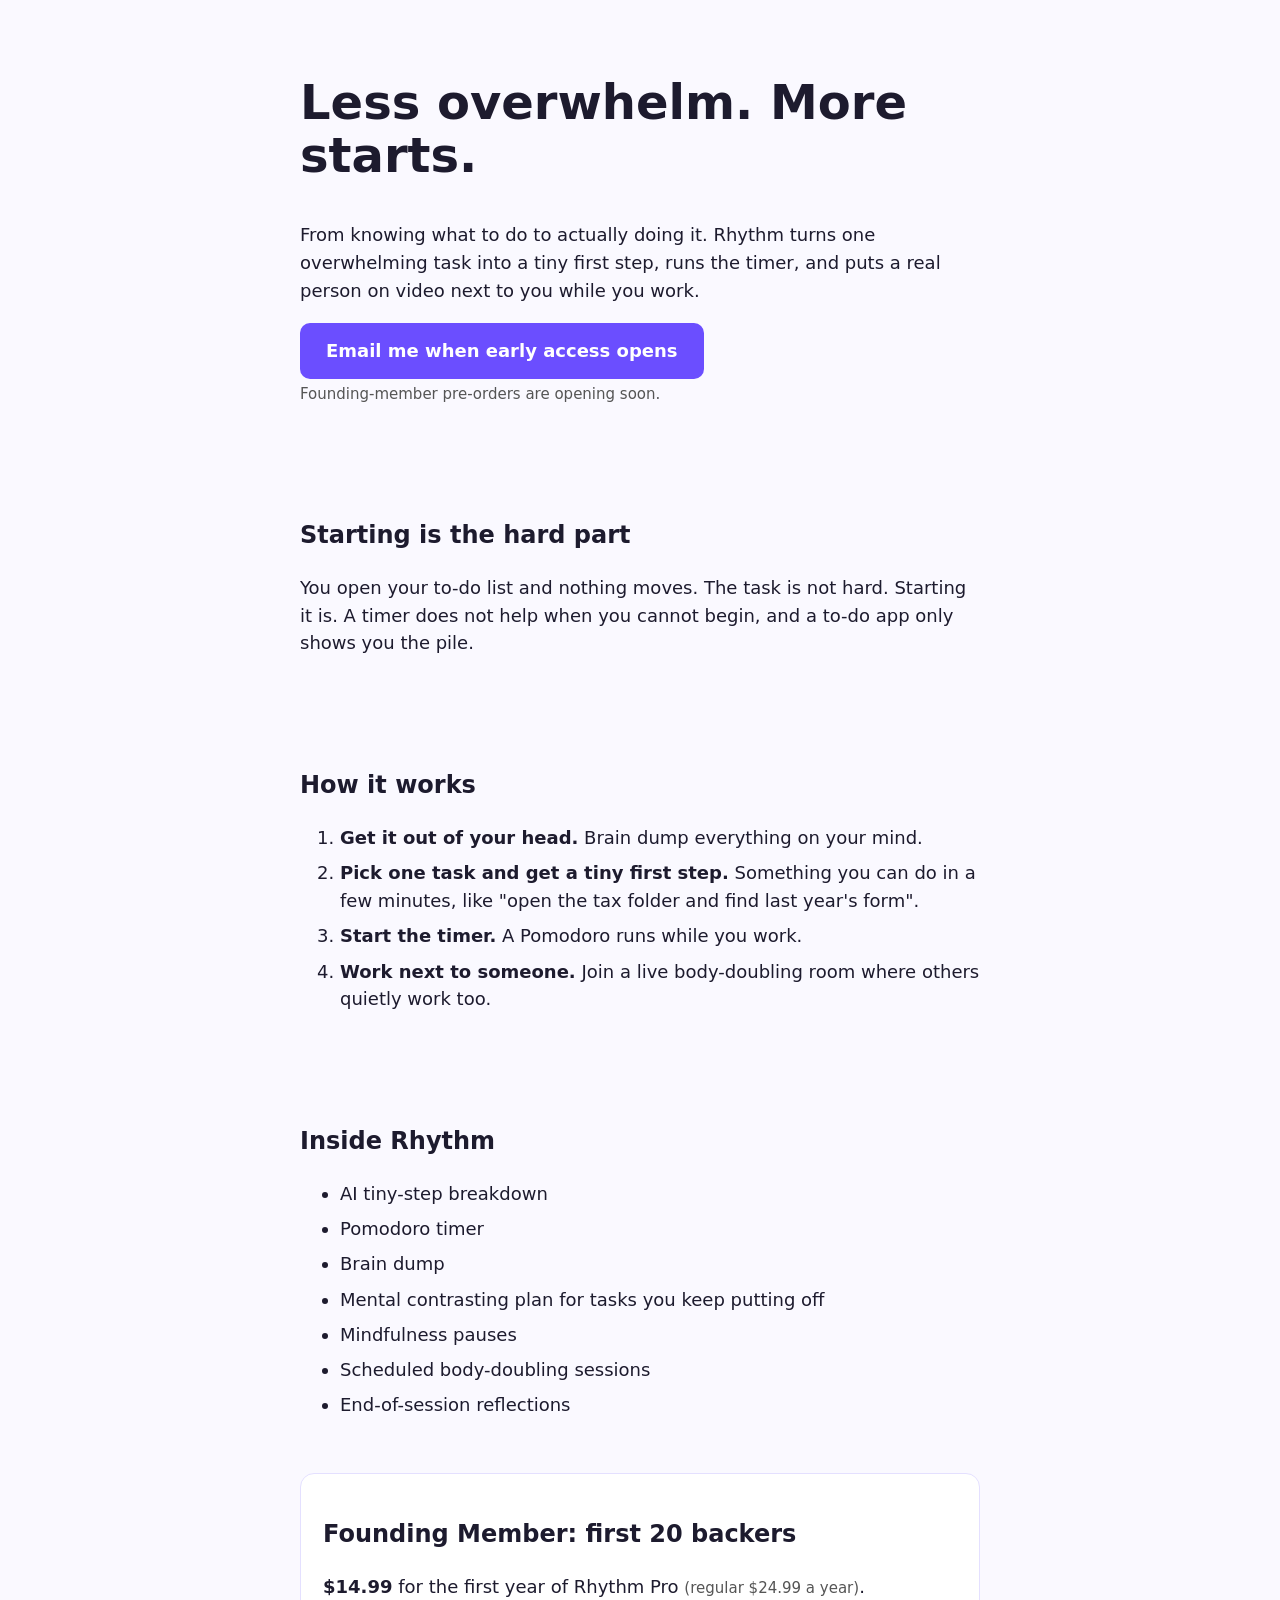
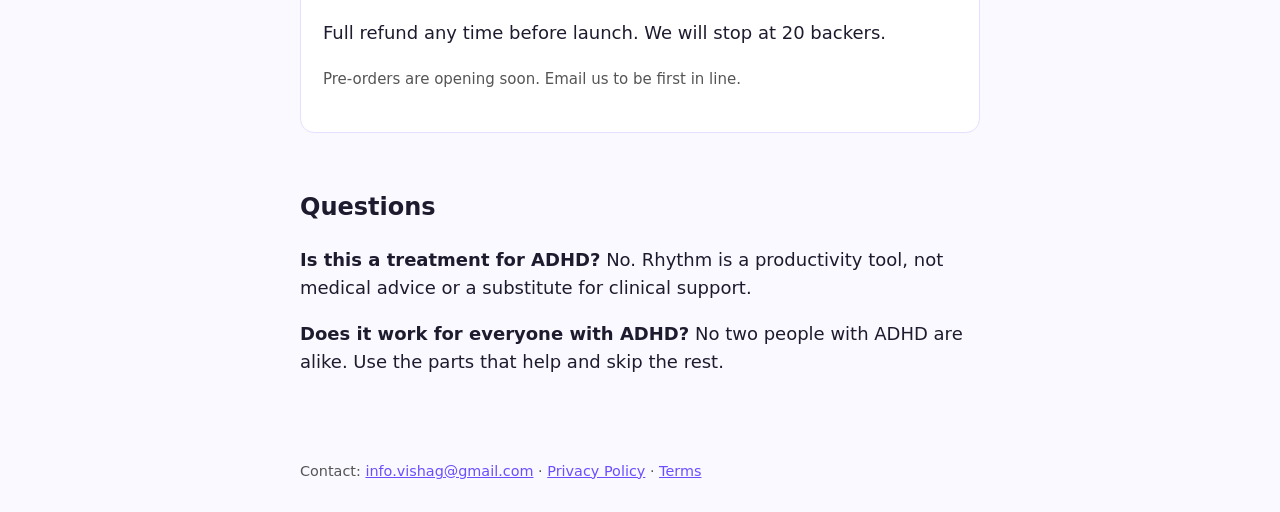
<file: index.html>
<!doctype html><html lang="en"><head><meta charset="utf-8"><meta name="viewport" content="width=device-width,initial-scale=1">
<title>Rhythm: less overwhelm, more starts</title>
<meta name="description" content="Rhythm cuts one overwhelming task into a tiny first step, runs your focus timer, and pairs you with others for live co-working.">
<link rel="stylesheet" href="style.css"></head><body><main>
<section><h1>Less overwhelm. More starts.</h1>
<p>From knowing what to do to actually doing it. Rhythm turns one overwhelming task into a tiny first step, runs the timer, and puts a real person on video next to you while you work.</p>
<p><a class="btn" href="mailto:info.vishag@gmail.com?subject=Rhythm%20early%20access">Email me when early access opens</a><br><small>Founding-member pre-orders are opening soon.</small></p></section>
<section><h2>Starting is the hard part</h2><p>You open your to-do list and nothing moves. The task is not hard. Starting it is. A timer does not help when you cannot begin, and a to-do app only shows you the pile.</p></section>
<section><h2>How it works</h2><ol><li><b>Get it out of your head.</b> Brain dump everything on your mind.</li><li><b>Pick one task and get a tiny first step.</b> Something you can do in a few minutes, like "open the tax folder and find last year's form".</li><li><b>Start the timer.</b> A Pomodoro runs while you work.</li><li><b>Work next to someone.</b> Join a live body-doubling room where others quietly work too.</li></ol></section>
<section><h2>Inside Rhythm</h2><ul><li>AI tiny-step breakdown</li><li>Pomodoro timer</li><li>Brain dump</li><li>Mental contrasting plan for tasks you keep putting off</li><li>Mindfulness pauses</li><li>Scheduled body-doubling sessions</li><li>End-of-session reflections</li></ul></section>
<section class="card"><h2>Founding Member: first 20 backers</h2><p><b>$14.99</b> for the first year of Rhythm Pro <small>(regular $24.99 a year)</small>.</p><p>Full refund any time before launch. We will stop at 20 backers.</p><p><small>Pre-orders are opening soon. Email us to be first in line.</small></p></section>
<section><h2>Questions</h2><p><b>Is this a treatment for ADHD?</b> No. Rhythm is a productivity tool, not medical advice or a substitute for clinical support.</p><p><b>Does it work for everyone with ADHD?</b> No two people with ADHD are alike. Use the parts that help and skip the rest.</p></section>
<footer>Contact: <a href="mailto:info.vishag@gmail.com">info.vishag@gmail.com</a> &middot; <a href="privacy.html">Privacy Policy</a> &middot; <a href="terms.html">Terms</a></footer></main></body></html>
</file>
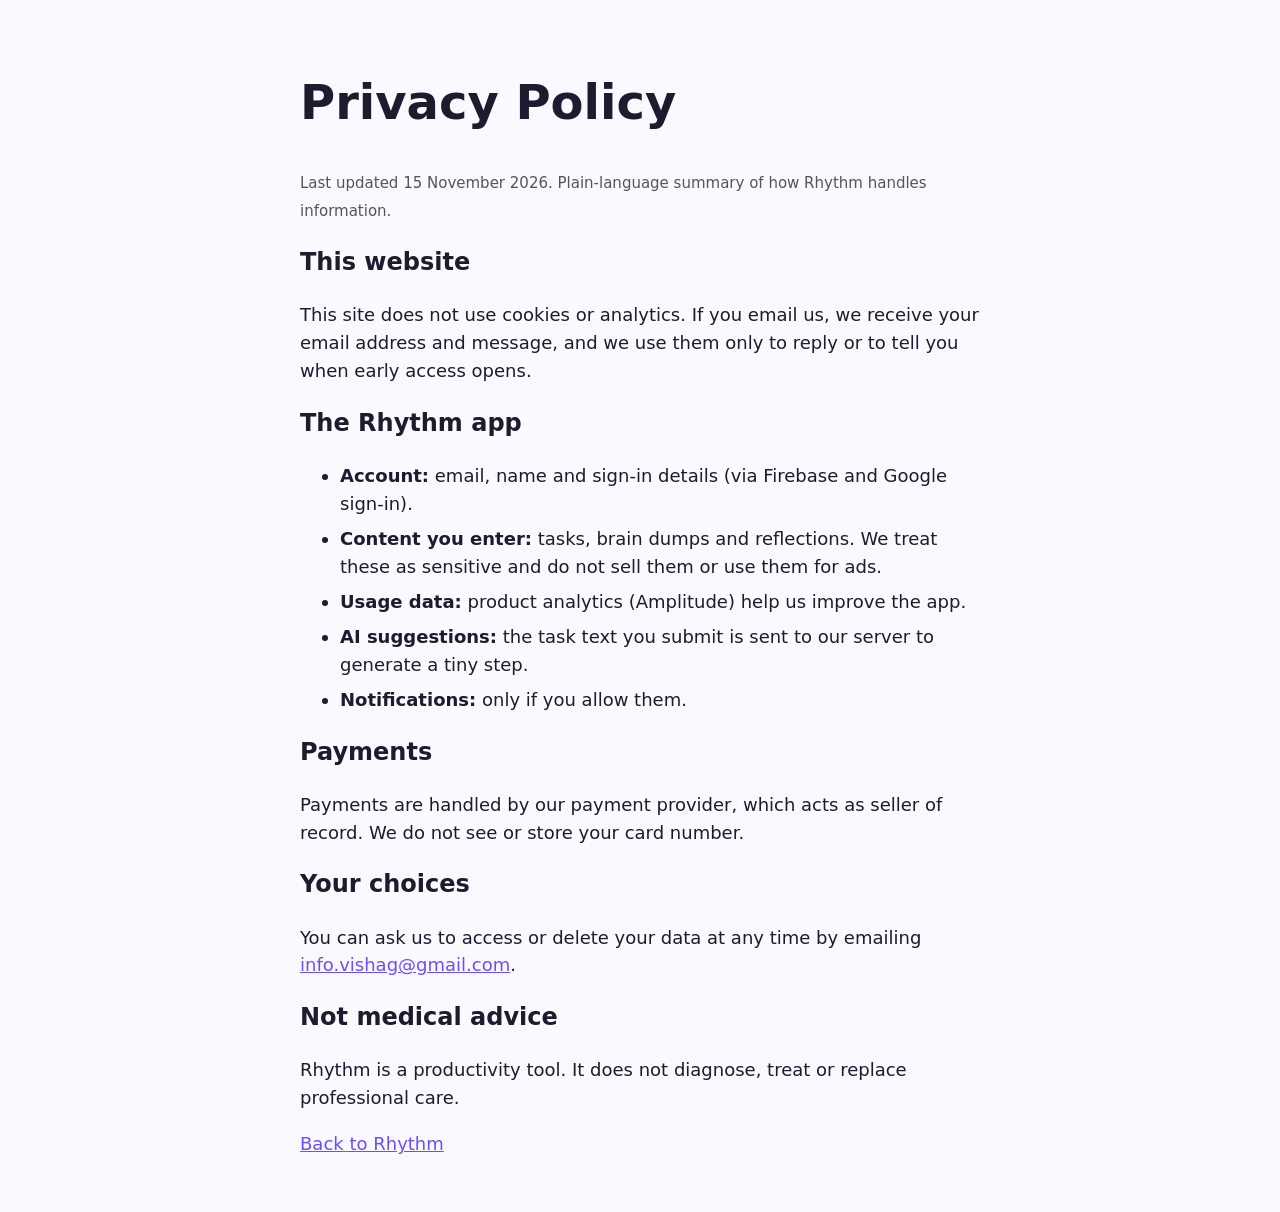
<file: privacy.html>
<!doctype html><html lang="en"><head><meta charset="utf-8"><meta name="viewport" content="width=device-width,initial-scale=1"><title>Privacy Policy | Rhythm</title><link rel="stylesheet" href="style.css"></head><body><main><section>
<h1>Privacy Policy</h1><p><small>Last updated 15 November 2026. Plain-language summary of how Rhythm handles information.</small></p>
<h2>This website</h2><p>This site does not use cookies or analytics. If you email us, we receive your email address and message, and we use them only to reply or to tell you when early access opens.</p>
<h2>The Rhythm app</h2><ul><li><b>Account:</b> email, name and sign-in details (via Firebase and Google sign-in).</li><li><b>Content you enter:</b> tasks, brain dumps and reflections. We treat these as sensitive and do not sell them or use them for ads.</li><li><b>Usage data:</b> product analytics (Amplitude) help us improve the app.</li><li><b>AI suggestions:</b> the task text you submit is sent to our server to generate a tiny step.</li><li><b>Notifications:</b> only if you allow them.</li></ul>
<h2>Payments</h2><p>Payments are handled by our payment provider, which acts as seller of record. We do not see or store your card number.</p>
<h2>Your choices</h2><p>You can ask us to access or delete your data at any time by emailing <a href="mailto:info.vishag@gmail.com">info.vishag@gmail.com</a>.</p>
<h2>Not medical advice</h2><p>Rhythm is a productivity tool. It does not diagnose, treat or replace professional care.</p>
<p><a href="index.html">Back to Rhythm</a></p></section></main></body></html>
</file>
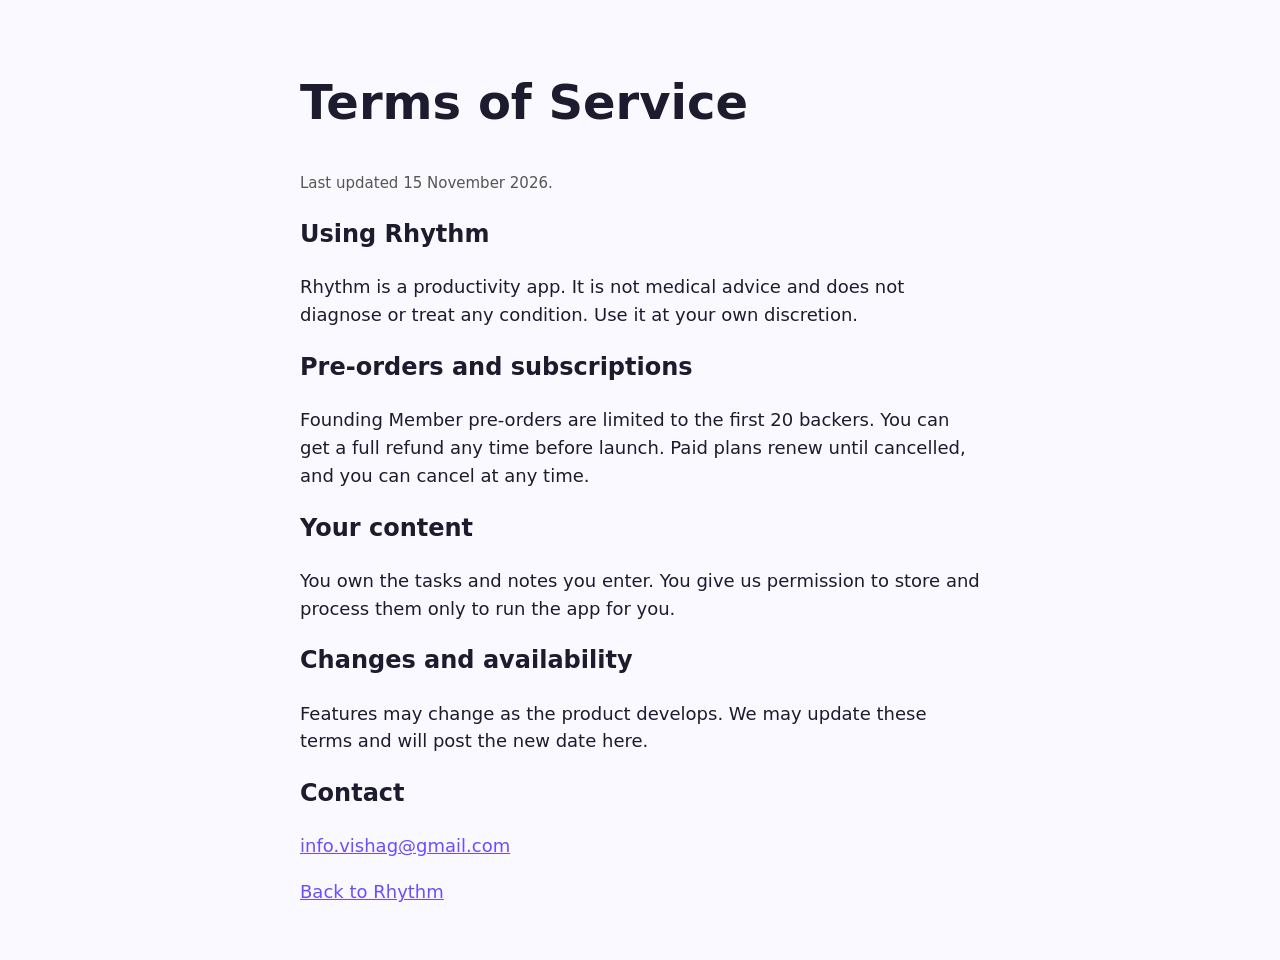
<file: terms.html>
<!doctype html><html lang="en"><head><meta charset="utf-8"><meta name="viewport" content="width=device-width,initial-scale=1"><title>Terms | Rhythm</title><link rel="stylesheet" href="style.css"></head><body><main><section>
<h1>Terms of Service</h1><p><small>Last updated 15 November 2026.</small></p>
<h2>Using Rhythm</h2><p>Rhythm is a productivity app. It is not medical advice and does not diagnose or treat any condition. Use it at your own discretion.</p>
<h2>Pre-orders and subscriptions</h2><p>Founding Member pre-orders are limited to the first 20 backers. You can get a full refund any time before launch. Paid plans renew until cancelled, and you can cancel at any time.</p>
<h2>Your content</h2><p>You own the tasks and notes you enter. You give us permission to store and process them only to run the app for you.</p>
<h2>Changes and availability</h2><p>Features may change as the product develops. We may update these terms and will post the new date here.</p>
<h2>Contact</h2><p><a href="mailto:info.vishag@gmail.com">info.vishag@gmail.com</a></p>
<p><a href="index.html">Back to Rhythm</a></p></section></main></body></html>
</file>
<file: style.css>
:root{--ink:#1d1b2e;--accent:#6b4eff;--bg:#faf9ff}*{box-sizing:border-box}body{margin:0;font:18px/1.55 system-ui,sans-serif;color:var(--ink);background:var(--bg)}main{max-width:720px;margin:auto;padding:0 20px}section{padding:36px 0}h1{font-size:clamp(2rem,6vw,3rem);line-height:1.1}h2{font-size:1.5rem}.btn{display:inline-block;background:var(--accent);color:#fff;padding:14px 26px;border-radius:10px;text-decoration:none;font-weight:600}small,footer{color:#555}li{margin:.4em 0}.card{background:#fff;border:1px solid #e4e0ff;border-radius:14px;padding:22px}footer{padding:30px 0;font-size:.9rem}a{color:var(--accent)}
</file>
